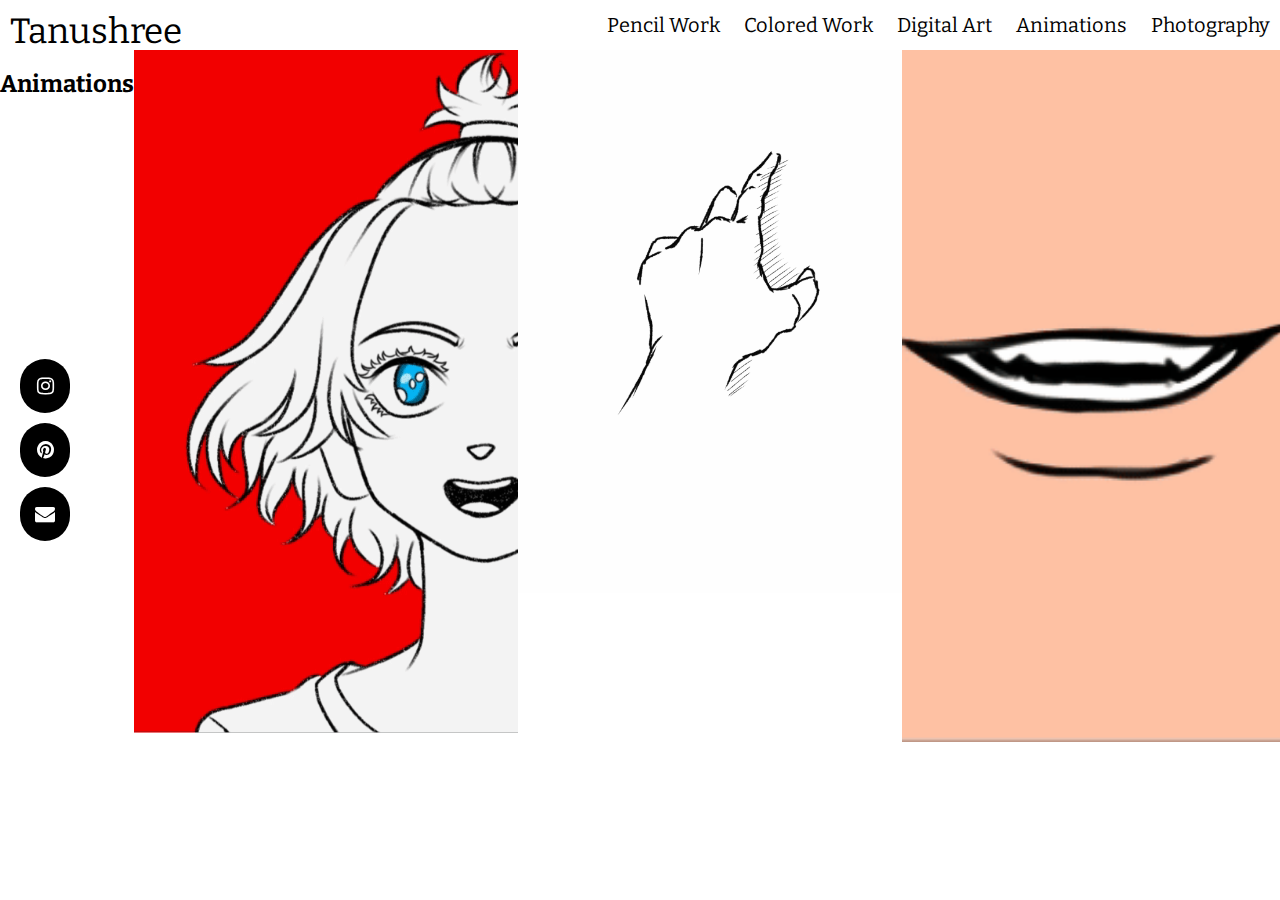
<file: animation.html>
<!DOCTYPE html>
<html lang="en">
<head>
    <meta charset="UTF-8">
    <meta name="viewport" content="width=device-width, initial-scale=1.0">
    <title>Tanushree Sharma</title>
    <link rel="icon" href="images/ico/IMG-4773.ico" type="image/x-icon"/>
    <link rel="stylesheet" href="style.css">
    <link rel="stylesheet" href="https://cdnjs.cloudflare.com/ajax/libs/font-awesome/4.7.0/css/font-awesome.min.css">
</head>
<body>


    <div class="nav">
        <input type="checkbox" id="nav-check">
        <div class="nav-header">
          <div class="nav-title">
           <a style="text-decoration: none; color: black;" href="index.html">Tanushree</a>
          </div>
        </div>
        <div class="nav-btn">
          <label for="nav-check">
            <span></span>
            <span></span>
            <span></span>
          </label>
        </div>
        
        <div class="nav-links">
          <a href="pencil.html" >Pencil Work</a>
          <a href="colored.html">Colored Work</a>
          <a href="digital.html">Digital Art</a>
          <a href="animation.html">Animations</a>
          <a href="photography.html">Photography</a>
        </div>
      </div>


      <div class="icon-bar">
        <a href="https://instagram.com/tanny_arts?igshid=MzRlODBiNWFlZA==" class="insta"><i class="fa fa-instagram"></i></a> 
        <a href="https://pin.it/7acjlNA" class="pinterest"><i class="fa fa-pinterest"></i></a> 
        <a href="mailto:sharmatanushreee@gmail.com" class="email"><i class="fa fa-envelope"></i></a> 
      </div>




    <section class="video-grid" id="pencil">

        <h2>
            Animations
        </h2>

        <br>
        <br>
        <br>
        <div class="video-grid-item">
          <img src="images/animated_work/video-output-100D9A5D-986E-4D17-8D07-DCF049D1844E.gif" alt="Image 3">
      </div>
        <div class="video-grid-item">
            <img src="images/animated_work/IMG-4769.GIF" alt="Image 1">
        </div>
        
      <div class="video-grid-item">
        <img src="images/animated_work/FinalVideo-1649319103.031517.gif" alt="Image 3">
    </div>
       
    </section>

    

</body>
</html>
</file>
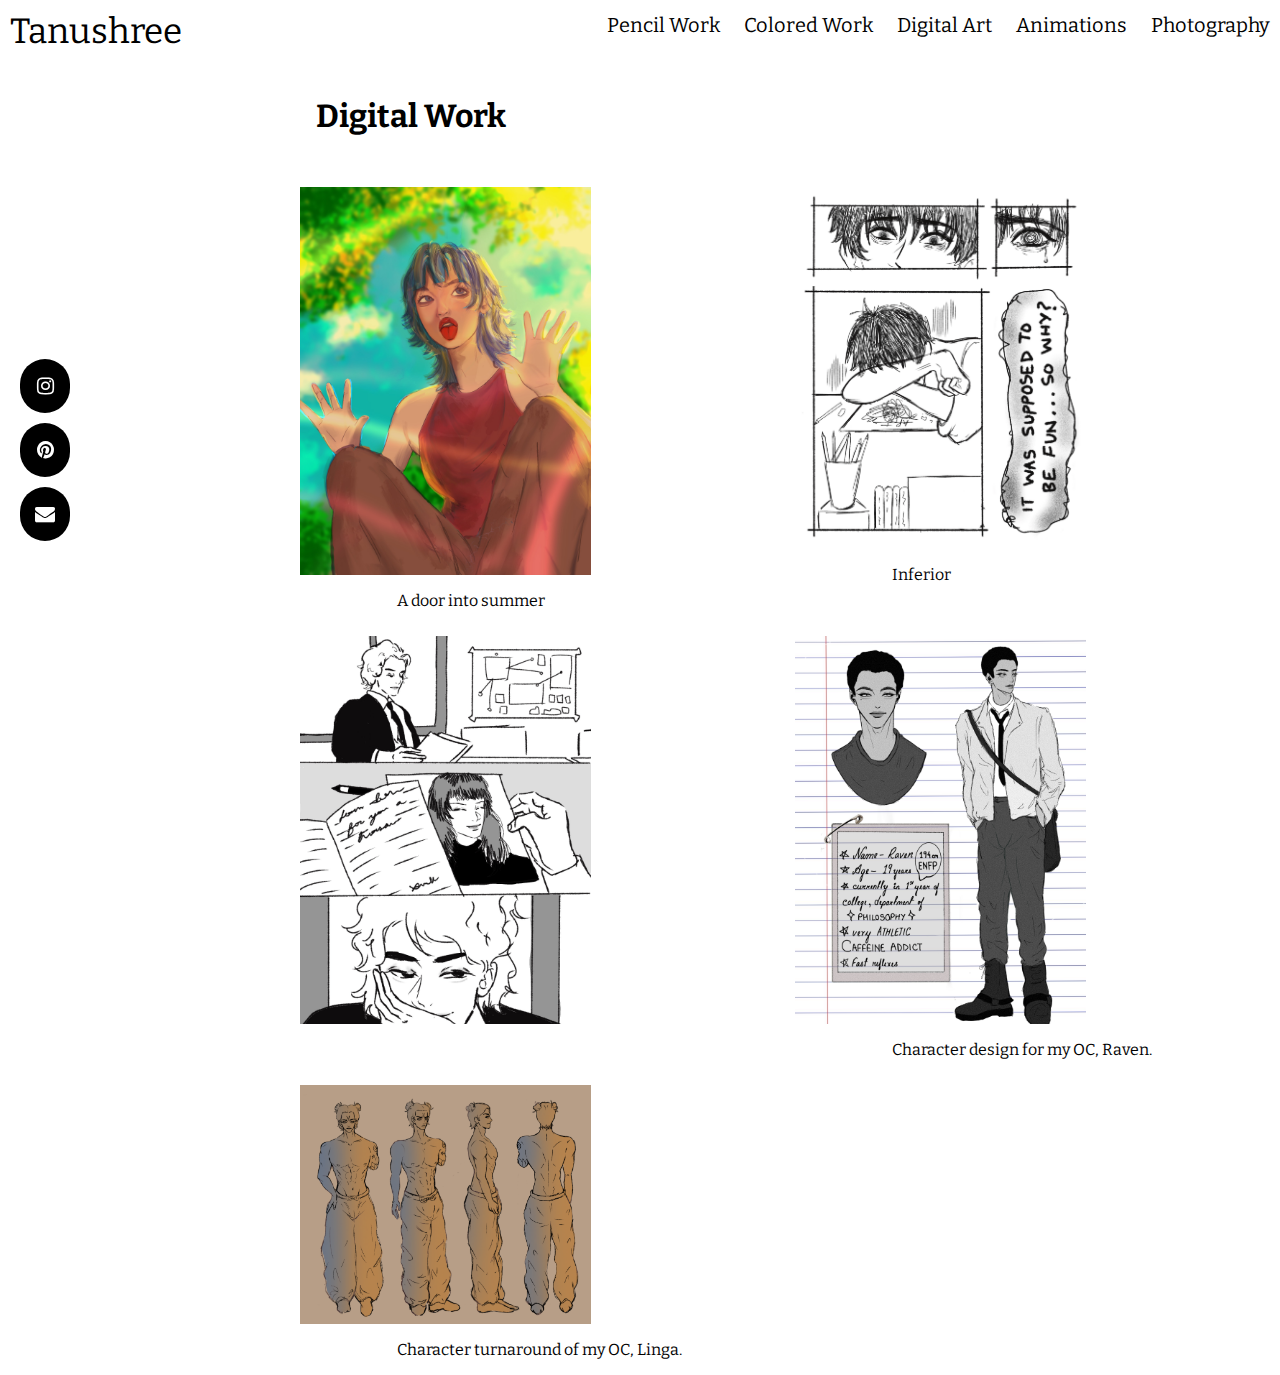
<file: digital.html>
<!DOCTYPE html>
<html lang="en">
<head>
    <meta charset="UTF-8">
    <meta name="viewport" content="width=device-width, initial-scale=1.0">
    <title>Tanushree Sharma</title>
    <link rel="icon" href="images/ico/IMG-4773.ico" type="image/x-icon"/>
    <link rel="stylesheet" href="style.css">
    <link rel="stylesheet" href="https://cdnjs.cloudflare.com/ajax/libs/font-awesome/4.7.0/css/font-awesome.min.css">
</head>
<body>


    <div class="nav">
        <input type="checkbox" id="nav-check">
        <div class="nav-header">
          <div class="nav-title">
           <a style="text-decoration: none; color: black;" href="index.html">Tanushree</a>
          </div>
        </div>
        <div class="nav-btn">
          <label for="nav-check">
            <span></span>
            <span></span>
            <span></span>
          </label>
        </div>
        
        <div class="nav-links">
          <a href="pencil.html" >Pencil Work</a>
          <a href="colored.html">Colored Work</a>
          <a href="digital.html">Digital Art</a>
          <a href="animation.html">Animations</a>
          <a href="photography.html">Photography</a>
        </div>
      </div>


      <div class="icon-bar">
        <a href="https://instagram.com/tanny_arts?igshid=MzRlODBiNWFlZA==" class="insta"><i class="fa fa-instagram"></i></a> 
        <a href="https://pin.it/7acjlNA" class="pinterest"><i class="fa fa-pinterest"></i></a> 
        <a href="mailto:sharmatanushreee@gmail.com" class="email"><i class="fa fa-envelope"></i></a> 
      </div>




    <section class="image-grid" id="pencil">

        <h2>
            Digital Work
        </h2>

        <br>

        <div style="align-items: center; ">
            <img src="images/digital_art/IMG_4714.jpg" alt="Image 1">
            <p>A door into summer</p>
        </div>
        <div>
            <img src="images/digital_art/IMG_4780.jpg" alt="Image 2">
            <p>Inferior</p>
        </div>
        <div>
            <img src="images/digital_art/IMG_4784.jpg" alt="Image 3">
        </div>
        <div>
            <img src="images/digital_art/Untitled-Artwork (1).png" alt="Image 4">
            <p>Character design for my OC, Raven.</p>
        </div>
        <div>
            <img src="images/digital_art/Untitled-Artwork (2).png" alt="Image 5">
            <p>Character turnaround of my OC, Linga.</p>
        </div>
       
       
    </section>

    

</body>
</html>
</file>
<file: style.css>
@import url('https://fonts.googleapis.com/css2?family=Comic+Neue&display=swap');
@import url('https://fonts.googleapis.com/css2?family=Bitter&family=Comic+Neue&display=swap');


body {
    margin:0;
    height:100vh;
    font-family: 'Bitter', serif;

}

/* social links */

.icon-bar {
  position: fixed;
  display: flex;
  flex-direction: column;
  top: 50%;
  padding: 15px;
  -webkit-transform: translateY(-50%);
  -ms-transform: translateY(-50%);
  transform: translateY(-50%);
}

.icon-bar a {
  display: block;
  text-align: center;
  padding: 15px;
  margin: 5px;
  transition: all 0.3s ease;
  color: white;
  font-size: 20px;
}

.icon-bar a:hover {
  background-color: #000;
}

.insta {
  background: rgb(0, 0, 0);
  color: rgb(255, 255, 255);
  border-radius: 100px;
}

.pinterest {
  background: #000000;
  color: white;
  border-radius: 100px;
}

.email {
  background: #000000;
  color: white;
  border-radius: 100px;
}



.content {
  margin-left: 75px;
  font-size: 30px;
  border-radius: 100px;
}

/* nav */


.nav {
    height: 50px;
    width: 100%;
    background-color: #ffffff;
    position: relative;
  }
  
  .nav > .nav-header {
    display: inline;
  }
  
  .nav > .nav-header > .nav-title {
    display: inline-block;
    font-size: 35px;
    color: #000000;
    padding: 10px 10px 10px 10px;
  }
  
  .nav > .nav-btn {
    display: none;
  }
  
  .nav > .nav-links {
    display: inline;
    float: right;
    font-size: 20px;
  }
  
  .nav > .nav-links > a {
    display: inline-block;
    padding: 13px 10px 13px 10px;
    text-decoration: none;
    color: #000000;
  }
  
  .nav > .nav-links > a:hover {
    color: rgba(75, 67, 67, 0.3);
  }
  
  .nav > #nav-check {
    display: none;
  }
  
  @media (max-width:600px) {
    .nav > .nav-btn {
      display: inline-block;
      position: absolute;
      right: 0px;
      top: 0px;
    }
    .nav > .nav-btn > label {
      display: inline-block;
      width: 50px;
      height: 50px;
      padding: 13px;
    }
    .nav > .nav-btn > label:hover,.nav  #nav-check:checked ~ .nav-btn > label {
      background-color: rgba(255, 255, 255, 0.3);
    }
    .nav > .nav-btn > label > span {
      display: block;
      width: 25px;
      height: 10px;
      border-top: 2px solid #000000;
    }
    .nav > .nav-links {
      position: absolute;
      display: block;
      width: 100%;
      background-color: #ffffff;
      height: 0px;
      transition: all 0.3s ease-in;
      overflow-y: hidden;
      top: 50px;
      left: 0px;
      align-items: center;
      text-align: center;
    }
    .nav > .nav-links > a {
      display: block;
      width: 100%;
    }
    .nav > #nav-check:not(:checked) ~ .nav-links {
      height: 0px;
    }
    .nav > #nav-check:checked ~ .nav-links {
      height: calc(100vh - 50px);
      overflow-y: auto;
    }
  }

  /* main */


/* Style for the container div */
.home-main {
    display: flex; /* Use flexbox for layout */
    justify-content: center; /* Center horizontally */
    align-items: center; /* Center vertically */
    height: 100vh;
}

/* Style for the image div on the left */
.home-image {
    flex: 50%;
}


.home-text {
    align-items: center;
    flex: 40%; 
    text-align: center;
    font-size: 1.5rem;
    padding: 20px;
}

/* Optional styling for the image and text */
.home-image img {
    padding-left: 5rem;
    padding-bottom: 4rem;
    height: 80%;
    width: 80%;
}



/* grid */

.image-grid {
    display: grid;
    grid-template-columns: repeat(2, 1fr); /* 2 columns */
    grid-gap: 10px; /* Gap between images */
    padding-left: 300px;
}

/* Style for each image in the grid */
.image-grid img {
    max-width: 60%; /* Ensure the image fits within the frame */
    height: auto; /* Maintain the aspect ratio of the image */
    display: block; /* Remove extra space below the image */
}

.image-grid h2{
    padding: 1rem;
    font-size: 2rem;
    padding-top: 20px;
}

.image-grid p {
  padding-left: 20%;
}


.video-grid {
  display: flex;
  justify-content: space-between;
  padding: 20;
}

.video-grid-item {
  flex: 0 0 33%; /* Take up 33% of the width each */
  max-width: 30%; /* Ensure a maximum width of 33% each */
  max-height: 60%;
}

.video-grid-item img {
  width: 100%; /* Make all images the same width within the grid item */
  height: auto; /* Maintain the aspect ratio of the images */
  display: block; /* Remove extra spacing under the images */
}

.image-section {
  display: flex;
  justify-content: space-between;
}

.image-section a img {
  width: 100%;
  height: auto;
}



/*footer */

.footer {
  text-align: center;
  padding: 20px;
  background-color: #333;
  color: #fff;
}

.footer a {
  color: #fff;
  text-decoration: none;
  margin: 0 10px;
}




/* resp */


@media (max-width: 800px) {

    body{
        width: 100vw;
    }
    .image-grid {
        grid-template-columns: 1fr; /* 1 column for smaller screens */
        padding: 0;
        padding-bottom: 100px;
    }

    .image-grid img {
        max-width: 90vw; /* Set image width to 100% of viewport width */
        padding-left: 1.5rem;
    }

    .image-grid p {
      text-align: center;
    }


    .image-section {
      flex-direction: column;
      align-items: center;
  }

  .image-section a img {
      width: 100%;
  }



    .video-grid {
      flex-direction: column;
    }

    .video-grid-item {
      flex: 0 0 33%; /* Take up 33% of the width each */
      max-width: 80%; /* Ensure a maximum width of 33% each */
      max-height: 40%;
      align-self: center;
    }
    .video-grid-item img {
      width: 100%; /* Make all images the same width within the grid item */
      height: auto; /* Maintain the aspect ratio of the images */
      display: block; /* Remove extra spacing under the images */
    }


    .home-main {
        flex-direction: column;
        max-width: 100vw;
        padding: 0;
        margin: 0;
        align-items: center;

    }

    /* Adjust image size */
    .home-image {
      flex: 1; /* Takes up 50% of the height */
    }

    .home-image img{
      align-items: center;
      width: 100%;
      height: 100%;
      padding: 0;
    }

    /* Adjust text size */
    .home-text {
       margin: 0;
       flex: 1; /* Takes up 50% of the height */
       text-align: justify;
       font-size: 1rem;
       padding-bottom: 0;
    }

    /* Resize text */
    .home-text p {
        font-size: 16px; /* Adjust font size as needed */
    }



    .icon-bar {
        position: fixed;
        top: 95%;
        left: 25%;
        flex-direction: row;
      }
}
</file>
